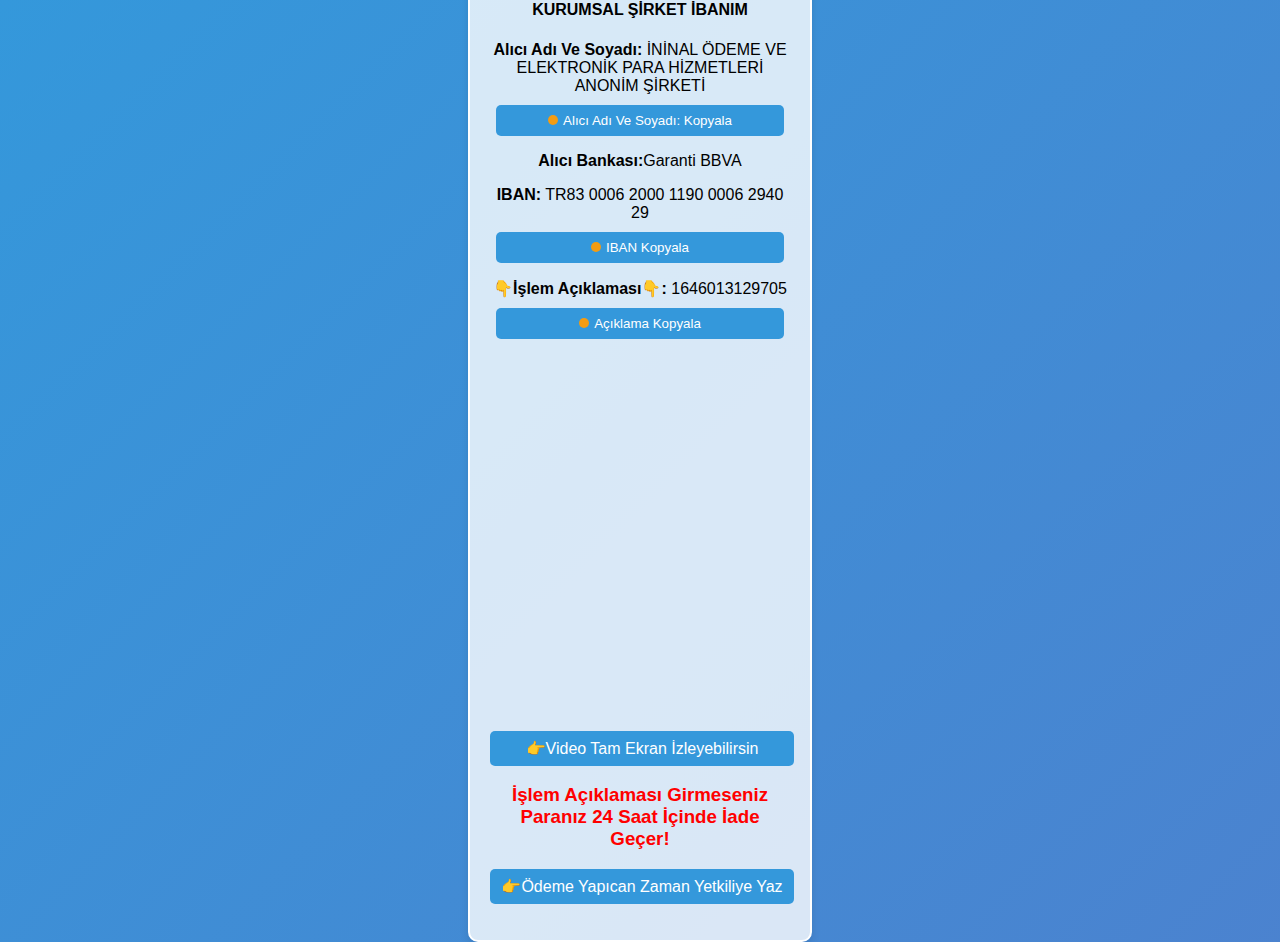
<file: 1.eft.html>
<html lang="tr"><head>
    <!-- Meta etiketleri -->
    <meta charset="UTF-8">
    <meta name="viewport" content="width=device-width, initial-scale=1.0">
    <title>EFT ve Havale İşlemleri</title>
    <meta name="description" content="Hızlı ve Güvenilir Ödemeler! EFT ve havale işlemleriniz için kolay ve güvenli bir çözüm. 7/24 para gönderme imkanı!">
    <meta name="keywords" content="EFT, Havale, Ödeme, Para Transferi, Güvenilir Ödemeler">
    <meta name="author" content="EzGlobal Yazılım">

    <!-- Open Graph Meta Tags -->
    <meta property="og:title" content="EFT ve Havale İşlemleri">
    <meta property="og:description" content="Hızlı ve Güvenilir Ödemeler! EFT ve havale işlemleriniz için kolay ve güvenli bir çözüm. 7/24 para gönderme imkanı!">
    <meta property="og:image" content="https://www.cioupdate.com.tr/wp-content/uploads/2021/03/Basin-bult-001.jpg">
    <meta property="og:url" content="https://ezglobalyazillim.com/satinal/eft.html">
    <meta property="og:type" content="website">

    <style>
        body {
            display: flex;
            align-items: center;
            justify-content: center;
            height: 100vh;
            margin: 0;
            background: linear-gradient(135deg, #3498db, #8e44ad);
            background-size: 400% 400%;
            animation: gradient 15s ease infinite, changeColor 10s linear infinite alternate;
            font-family: 'Arial', sans-serif;
            position: relative;
        }

        @keyframes gradient {
            0%, 100% {
                background-position: 0% 50%;
            }

            50% {
                background-position: 100% 50%;
            }
        }

        @keyframes changeColor {
            0% {
                background: linear-gradient(135deg, #3498db, #8e44ad);
            }

            25% {
                background: linear-gradient(135deg, #e74c3c, #3498db);
            }

            50% {
                background: linear-gradient(135deg, #2ecc71, #e74c3c);
            }

            75% {
                background: linear-gradient(135deg, #f39c12, #2ecc71);
            }

            100% {
                background: linear-gradient(135deg, #3498db, #f39c12);
            }
        }

        .rounded-box {
            border: 2px solid #fff;
            border-radius: 10px;
            padding: 20px;
            margin: 10px;
            background-color: rgba(255, 255, 255, 0.8);
            box-shadow: 0 4px 8px rgba(0, 0, 0, 0.1);
            text-align: center;
            max-width: 80%;
            width: 300px;
            transition: background-color 0.5s ease;
            position: relative;
        }

        h2 {
            color: #fff;
        }

        .copyButton {
            display: block;
            margin: 10px auto;
            padding: 8px;
            background-color: #3498db;
            color: #fff;
            border: none;
            border-radius: 5px;
            cursor: pointer;
            text-decoration: none;
            transition: transform 0.3s ease-in-out, box-shadow 0.3s ease-in-out, background-color 0.3s ease-in-out;
            width: 96%;
            white-space: nowrap;
            overflow: hidden;
            text-overflow: ellipsis;
            position: relative;
        }

        .copyButton:hover {
            background-color: #2980b9;
            transform: translate(0, -3px) scale(1.05);
            box-shadow: 0 8px 16px rgba(0, 0, 0, 0.2);
        }

        .copyButton::before {
            content: "";
            position: absolute;
            top: 0;
            left: 0;
            right: 0;
            bottom: 0;
            border-radius: 5px;
            background: linear-gradient(45deg, #ffffff, #f39c12);
            z-index: -1;
            opacity: 0;
            transition: opacity 0.3s ease-in-out;
        }

        .copyButton:hover::before {
            opacity: 1;
        }

        .copyButton .led {
            display: inline-block;
            width: 10px;
            height: 10px;
            background-color: #f39c12;
            border-radius: 50%;
            margin-right: 5px;
            animation: blink 1s infinite alternate;
        }

        @keyframes blink {
            0%, 100% {
                box-shadow: 0 0 10px #f39c12;
            }

            50% {
                box-shadow: 0 0 20px #f39c12;
            }
        }

        .copyButton:hover .led {
            animation: moveAround 2s infinite linear;
        }

        @keyframes moveAround {
            0% {
                transform: translate(0, 0);
            }

            25% {
                transform: translate(20px, 0);
            }

            50% {
                transform: translate(20px, 20px);
            }

            75% {
                transform: translate(0, 20px);
            }

            100% {
                transform: translate(0, 0);
            }
        }

        .notification {
    background-color: #2ecc71; /* Yeşil renk */
    color: white;
    padding: 15px;
    position: fixed;
    bottom: 10px;
    right: 10px;
    display: none;
}

        .warning-notification {
    background-color: #e74c3c; /* Kırmızı renk */
    color: white;
    padding: 15px;
    position: fixed;
    top: 0;
    right: 0;
    left: 0;
    text-align: center;
    display: none;
}

        @media only screen and (max-width: 600px) {
            .rounded-box {
                max-width: 100%;
                width: 90%;
                margin: 10px;
            }

            .copyButton {
                margin: 10px 0;
            }

            .copyButton .led {
                display: none;
            }
        }

        @media only screen and (max-width: 400px) {
            .copyButton {
                font-size: 14px;
            }

            .rounded-box {
                padding: 10px;
            }
        }
    </style>
</head>

<body>
    <div class="rounded-box">
        
        <h4>KURUMSAL ŞİRKET İBANIM</h4>
        <p><strong>Alıcı Adı Ve Soyadı:</strong> <span id="recipientName">İNİNAL ÖDEME VE ELEKTRONİK PARA HİZMETLERİ ANONİM ŞİRKETİ</span>
            <button class="copyButton" onclick="copyToClipboard('recipientName')"><span class="led"></span>Alıcı Adı Ve Soyadı: Kopyala</button>
        </p>
        <p><strong>Alıcı Bankası:</strong>Garanti BBVA</p>
        <p>
    <strong>IBAN:</strong> <span id="ibanText">TR83 0006 2000 1190 0006 2940 29 </span>
    <button class="copyButton" onclick="copyIBAN(); copyToClipboardWithWarning('ibanText')"><span class="led"></span>IBAN Kopyala</button>
</p>


        <p><strong>👇İşlem Açıklaması👇:</strong> <span id="copyText">1646013129705</span>
            <button class="copyButton" onclick="copyToClipboard('copyText')"><span class="led"></span>Açıklama Kopyala</button></p><div style="display: flex; justify-content: center; align-items: center; height: 40vh;">
    <iframe style="width: 100%; height: 100%;" allowfullscreen="" frameborder="0" src=""></iframe>
</div><p></p>
        <a class="copyButton" href="https://streamable.com/e/bzddwb">👉Video Tam Ekran İzleyebilirsin </a><h3 style="color:red;">İşlem Açıklaması Girmeseniz Paranız 24 Saat İçinde İade Geçer!</h3>
        <p></p>
        
        
        
        
        <a class="copyButton" href="https://t.me/ezglobal" onclick="openTelegram()">👉Ödeme Yapıcan Zaman Yetkiliye
            Yaz</a>
        <p></p>
    </div>

    <div class="notification" id="copyNotification" style="display: none;">Kopyalandı: <span id="copiedText">1646013129705</span></div>
    <div class="warning-notification" id="warningNotification" style="display: none;">Lütfen İşlem Açıklamasını Kopyalama Unutma!</div>

    <script>
        function copyToClipboard(elementId) {
            const textToCopy = document.getElementById(elementId).innerText.trim();
            const textarea = document.createElement('textarea');
            textarea.value = textToCopy;
            document.body.appendChild(textarea);
            textarea.select();
            document.execCommand('copy');
            document.body.removeChild(textarea);

            showNotification(elementId, textToCopy);
            showWarningNotification(); // İşlem açıklama kodu hatırlatma bildirimini göster
        }

        function copyToClipboardWithWarning(elementId) {
            const textToCopy = document.getElementById(elementId).innerText.trim();
            const textarea = document.createElement('textarea');
            textarea.value = textToCopy;
            document.body.appendChild(textarea);
            textarea.select();
            document.execCommand('copy');
            document.body.removeChild(textarea);

            showNotification(elementId, textToCopy);
            showWarningNotification();
        }

        function openTelegram() {
            window.open("https://t.me/ezglobal", "_blank");
        }

        function showNotification(elementId, text) {
            const notification = document.getElementById('copyNotification');
            const copiedText = document.getElementById('copiedText');
            
            copiedText.innerText = text;
            notification.style.display = 'block';

            setTimeout(() => {
                notification.style.display = 'none';
            }, 3000);
        }

        function showWarningNotification() {
            const warningNotification = document.getElementById('warningNotification');
            
            warningNotification.style.display = 'block';

            setTimeout(() => {
                warningNotification.style.display = 'none';
            }, 5000);
        }
    </script>
<script>
    function copyIBAN() {
        var ibanText = document.getElementById("ibanText").innerText;
        navigator.clipboard.writeText(ibanText);

        var modal = createModal("Lütfen işlem açıklamasını da kopyalayın.", copyDescription);
        document.body.appendChild(modal);
    }

    function copyDescription() {
        var descriptionText = document.getElementById("descriptionText").innerText;
        navigator.clipboard.writeText(descriptionText);
        closeModal();
    }

    function createModal(message, action) {
        var modal = document.createElement("div");
        modal.classList.add("modal");
        modal.style.width = "300px";
        modal.style.height = "250px"; // Yüksekliği artırdım
        modal.style.background = "#f3f3f3";
        modal.style.position = "fixed";
        modal.style.top = "50%";
        modal.style.left = "50%";
        modal.style.transform = "translate(-50%, -50%)";
        modal.style.padding = "20px";
        modal.style.boxShadow = "0px 0px 10px rgba(0,0,0,0.1)";
        modal.style.textAlign = "center";

        // İşlem açıklaması uyarısı eklendi
        var h3 = document.createElement("h3");
        h3.style.color = "red";
        h3.innerText = "İşlem Açıklaması Girmeseniz Paranız 24 Saat İçinde İade Geçer!";
        modal.appendChild(h3);

        var p = document.createElement("p");
        p.innerHTML = '<strong>👇İşlem Açıklaması👇:</strong> <span id="copyText">1134165382282</span>';
        modal.appendChild(p);

        var btn = document.createElement("button");
        btn.className = "copyButton";
        btn.innerText = "Açıklama Kopyala";
        btn.onclick = function() {
            copyToClipboard('copyText');
            closeModal();
        };
        p.appendChild(btn);

        return modal;
    }

    function closeModal() {
        var modal = document.querySelector(".modal");
        document.body.removeChild(modal);
    }
</script>



</body></html>
</file>
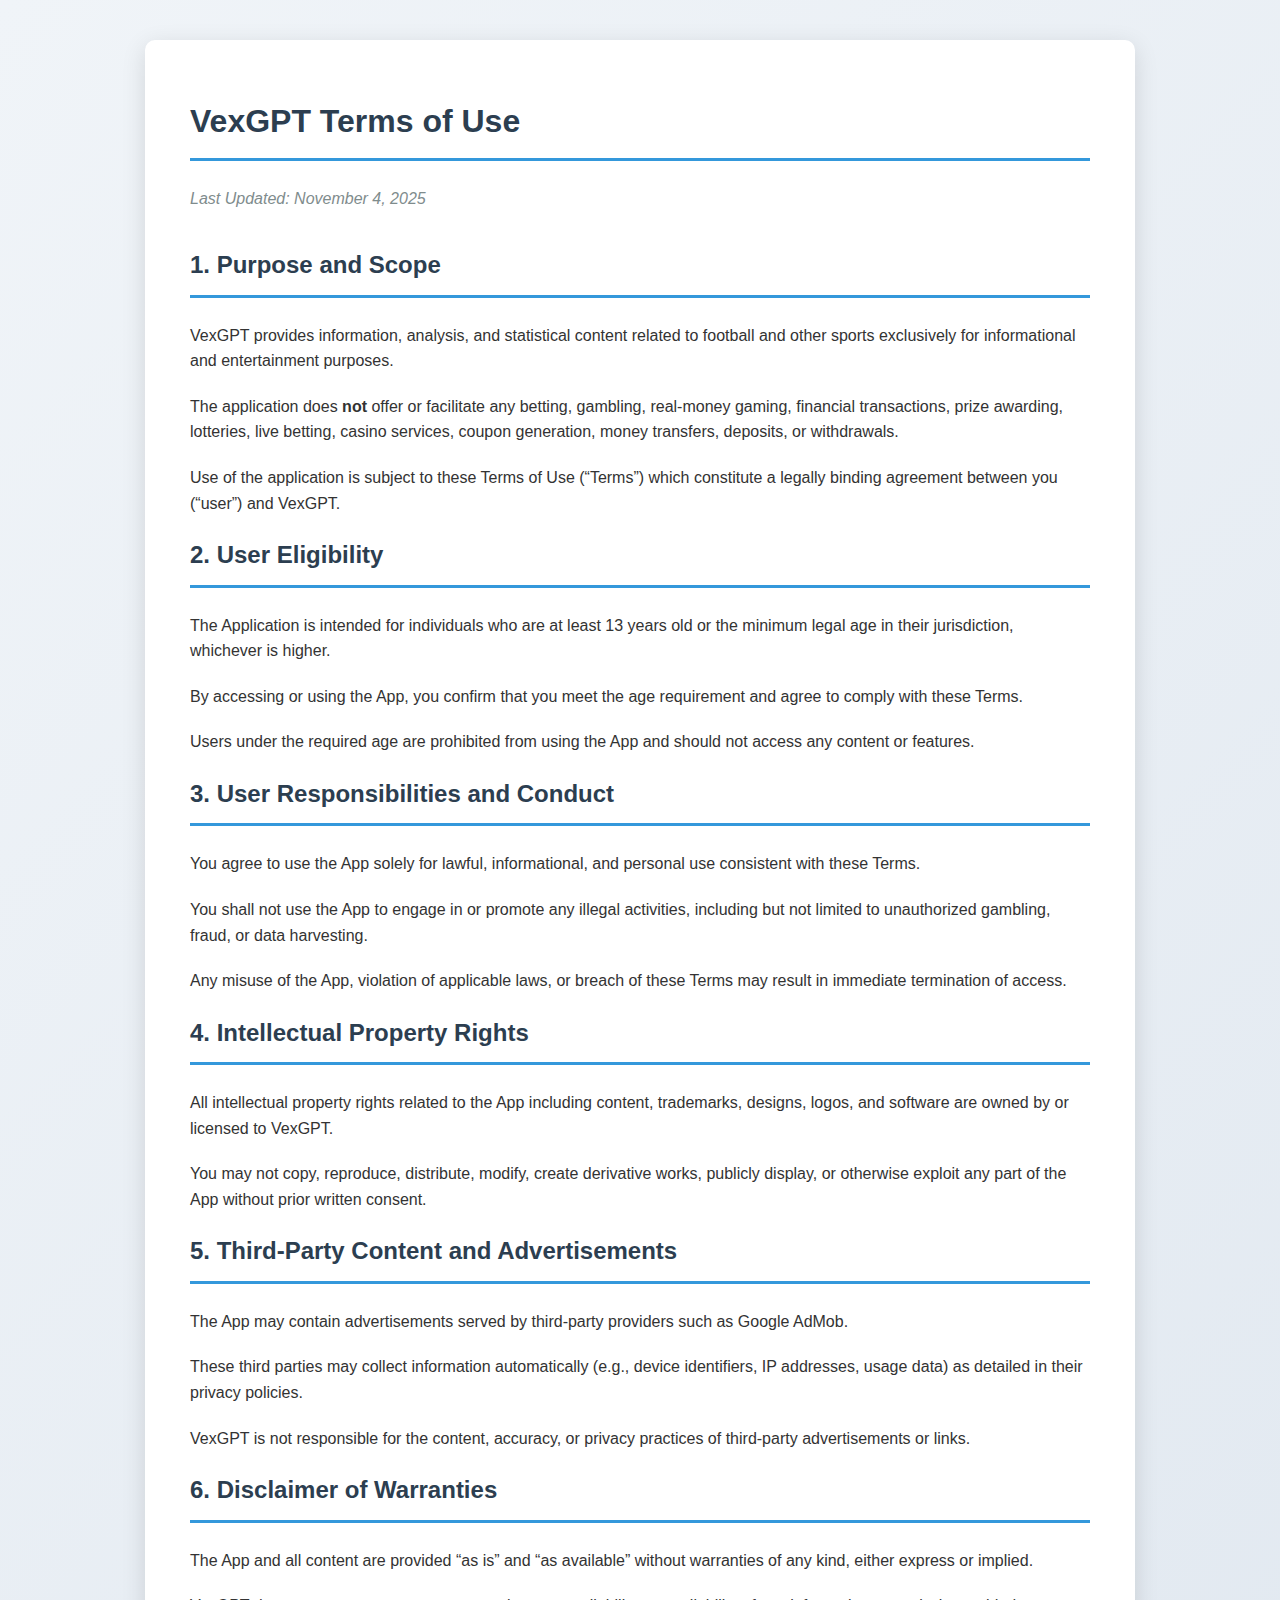
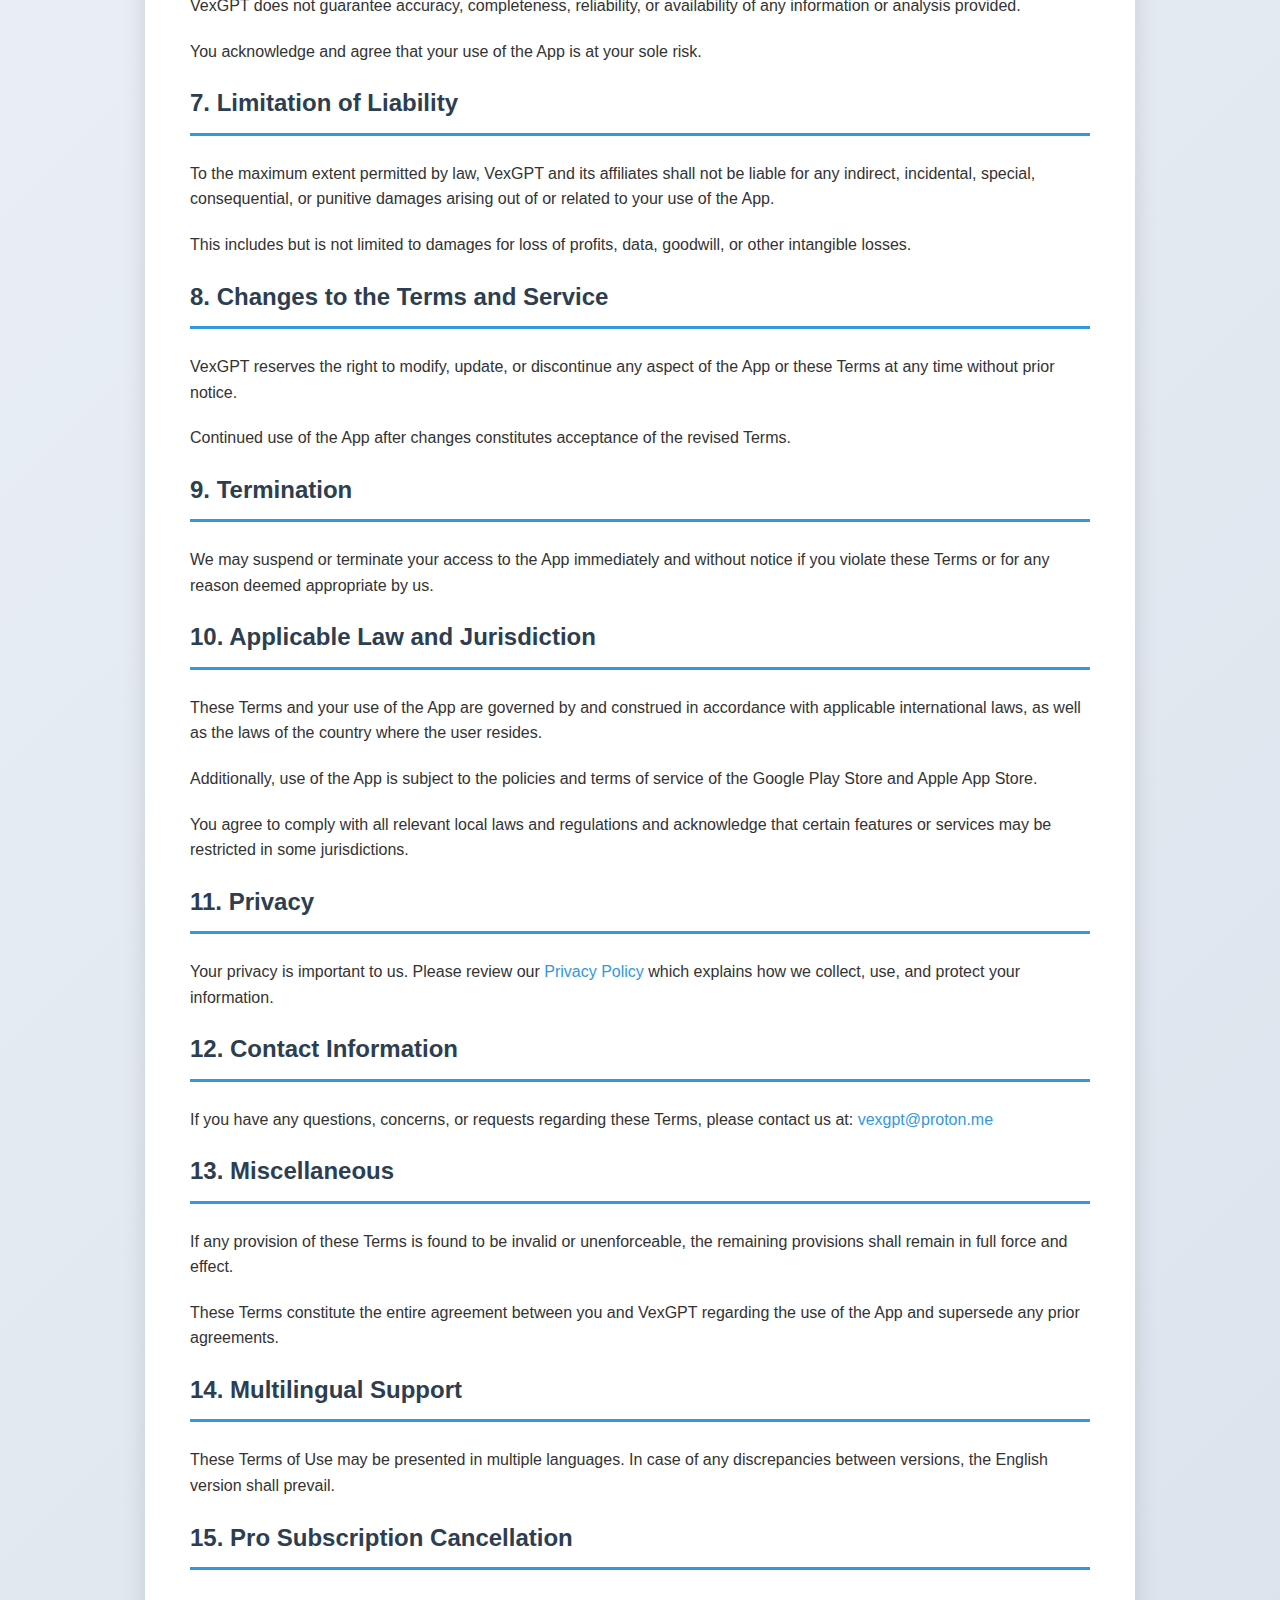
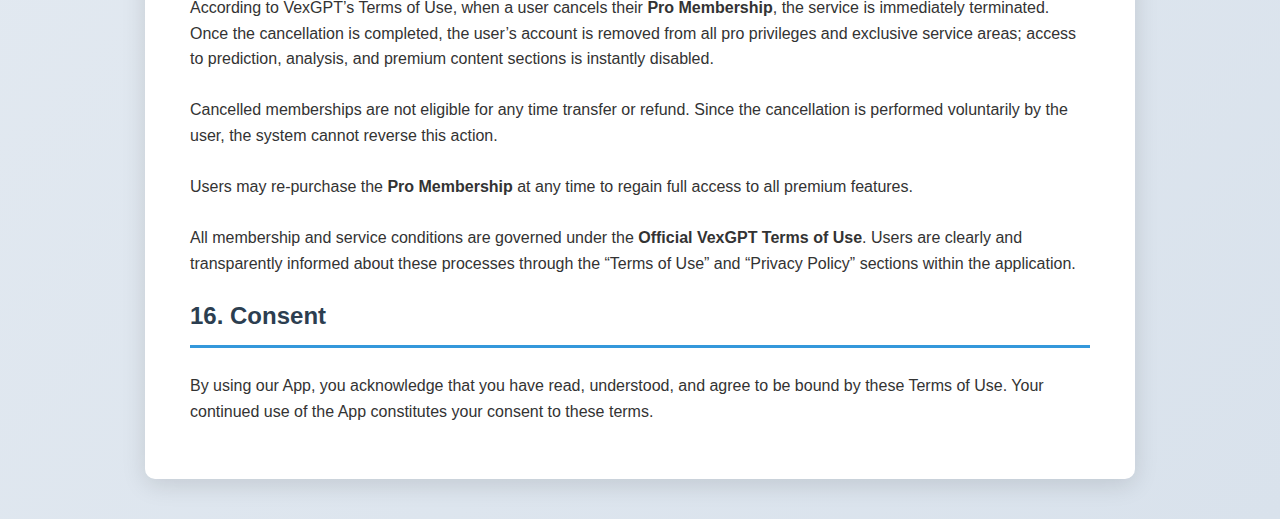
<file: terms_of_use.html>
<!DOCTYPE html>
<html lang="en">
<head>
<meta charset="UTF-8" />
<meta name="viewport" content="width=device-width, initial-scale=1" />
<title>VexGPT Terms of Use</title>
<style>
  body {
    font-family: 'Arial', sans-serif;
    background: linear-gradient(135deg, #f0f4f8, #d9e2ec);
    color: #333;
    line-height: 1.6;
    margin: 0;
    padding: 0;
    display: flex;
    justify-content: center;
    align-items: flex-start;
    min-height: 100vh;
  }
  .container {
    max-width: 900px;
    margin: 40px 20px;
    background: #fff;
    padding: 35px 45px;
    border-radius: 10px;
    box-shadow: 0 6px 25px rgba(0, 0, 0, 0.12);
    transition: transform 0.3s ease;
  }
  .container:hover {
    transform: translateY(-5px);
  }
  h1, h2 {
    color: #2c3e50;
    border-bottom: 3px solid #3498db;
    padding-bottom: 10px;
    margin-bottom: 25px;
    transition: color 0.3s ease;
  }
  h1:hover, h2:hover {
    color: #2980b9;
  }
  p, ul {
    margin-bottom: 20px;
    font-size: 16px;
  }
  ul {
    padding-left: 25px;
  }
  a {
    color: #3498db;
    text-decoration: none;
    transition: color 0.3s ease;
  }
  a:hover {
    color: #2980b9;
    text-decoration: underline;
  }
  .last-updated {
    font-style: italic;
    color: #7f8c8d;
    margin-bottom: 35px;
  }
  @media (max-width: 700px) {
    .container {
      margin: 20px 10px;
      padding: 25px 20px;
    }
    h1 {
      font-size: 28px;
    }
    h2 {
      font-size: 22px;
    }
    p, ul {
      font-size: 14px;
    }
  }
</style>
</head>
<body>
  <div class="container" role="main" aria-label="Terms of Use">
    <h1>VexGPT Terms of Use</h1>
    <p class="last-updated">Last Updated: November 4, 2025</p>
   
    <h2>1. Purpose and Scope</h2>
    <p>VexGPT  provides information, analysis, and statistical content related to football and other sports exclusively for informational and entertainment purposes.</p>
    <p>The application does <strong>not</strong> offer or facilitate any betting, gambling, real-money gaming, financial transactions, prize awarding, lotteries, live betting, casino services, coupon generation, money transfers, deposits, or withdrawals.</p>
    <p>Use of the application is subject to these Terms of Use (“Terms”) which constitute a legally binding agreement between you (“user”) and VexGPT.</p>

    <h2>2. User Eligibility</h2>
    <p>The Application is intended for individuals who are at least 13 years old or the minimum legal age in their jurisdiction, whichever is higher.</p>
    <p>By accessing or using the App, you confirm that you meet the age requirement and agree to comply with these Terms.</p>
    <p>Users under the required age are prohibited from using the App and should not access any content or features.</p>

    <h2>3. User Responsibilities and Conduct</h2>
    <p>You agree to use the App solely for lawful, informational, and personal use consistent with these Terms.</p>
    <p>You shall not use the App to engage in or promote any illegal activities, including but not limited to unauthorized gambling, fraud, or data harvesting.</p>
    <p>Any misuse of the App, violation of applicable laws, or breach of these Terms may result in immediate termination of access.</p>

    <h2>4. Intellectual Property Rights</h2>
    <p>All intellectual property rights related to the App including content, trademarks, designs, logos, and software are owned by or licensed to VexGPT.</p>
    <p>You may not copy, reproduce, distribute, modify, create derivative works, publicly display, or otherwise exploit any part of the App without prior written consent.</p>

    <h2>5. Third-Party Content and Advertisements</h2>
    <p>The App may contain advertisements served by third-party providers such as Google AdMob.</p>
    <p>These third parties may collect information automatically (e.g., device identifiers, IP addresses, usage data) as detailed in their privacy policies.</p>
    <p>VexGPT is not responsible for the content, accuracy, or privacy practices of third-party advertisements or links.</p>

    <h2>6. Disclaimer of Warranties</h2>
    <p>The App and all content are provided “as is” and “as available” without warranties of any kind, either express or implied.</p>
    <p>VexGPT does not guarantee accuracy, completeness, reliability, or availability of any information or analysis provided.</p>
    <p>You acknowledge and agree that your use of the App is at your sole risk.</p>

    <h2>7. Limitation of Liability</h2>
    <p>To the maximum extent permitted by law, VexGPT and its affiliates shall not be liable for any indirect, incidental, special, consequential, or punitive damages arising out of or related to your use of the App.</p>
    <p>This includes but is not limited to damages for loss of profits, data, goodwill, or other intangible losses.</p>

    <h2>8. Changes to the Terms and Service</h2>
    <p>VexGPT reserves the right to modify, update, or discontinue any aspect of the App or these Terms at any time without prior notice.</p>
    <p>Continued use of the App after changes constitutes acceptance of the revised Terms.</p>

    <h2>9. Termination</h2>
    <p>We may suspend or terminate your access to the App immediately and without notice if you violate these Terms or for any reason deemed appropriate by us.</p>

    <h2>10. Applicable Law and Jurisdiction</h2>
    <p>These Terms and your use of the App are governed by and construed in accordance with applicable international laws, as well as the laws of the country where the user resides.</p>
    <p>Additionally, use of the App is subject to the policies and terms of service of the Google Play Store and Apple App Store.</p>
    <p>You agree to comply with all relevant local laws and regulations and acknowledge that certain features or services may be restricted in some jurisdictions.</p>

    <h2>11. Privacy</h2>
    <p>Your privacy is important to us. Please review our <a href="https://vexgptt.github.io/vexgpt.github.io/" target="_blank" rel="noopener noreferrer">Privacy Policy</a> which explains how we collect, use, and protect your information.</p>

    <h2>12. Contact Information</h2>
    <p>If you have any questions, concerns, or requests regarding these Terms, please contact us at: <a href="mailto:vexgpt@proton.me">vexgpt@proton.me</a></p>

    <h2>13. Miscellaneous</h2>
    <p>If any provision of these Terms is found to be invalid or unenforceable, the remaining provisions shall remain in full force and effect.</p>
    <p>These Terms constitute the entire agreement between you and VexGPT regarding the use of the App and supersede any prior agreements.</p>

    <h2>14. Multilingual Support</h2>
    <p>These Terms of Use may be presented in multiple languages. In case of any discrepancies between versions, the English version shall prevail.</p>

    <h2>15. Pro Subscription Cancellation</h2>
<p>
According to VexGPT’s Terms of Use, when a user cancels their <b>Pro Membership</b>, the service is immediately terminated.  
Once the cancellation is completed, the user’s account is removed from all pro privileges and exclusive service areas; access to prediction, analysis, and premium content sections is instantly disabled.  
<br><br>
Cancelled memberships are not eligible for any time transfer or refund. Since the cancellation is performed voluntarily by the user, the system cannot reverse this action.  
<br><br>
Users may re-purchase the <b>Pro Membership</b> at any time to regain full access to all premium features.  
<br><br>
All membership and service conditions are governed under the <b>Official VexGPT Terms of Use</b>.  
Users are clearly and transparently informed about these processes through the “Terms of Use” and “Privacy Policy” sections within the application.  
</p>

    
    <h2>16. Consent</h2>
    <p>By using our App, you acknowledge that you have read, understood, and agree to be bound by these Terms of Use. Your continued use of the App constitutes your consent to these terms.</p>
  </div>
</body>
</html>
</file>
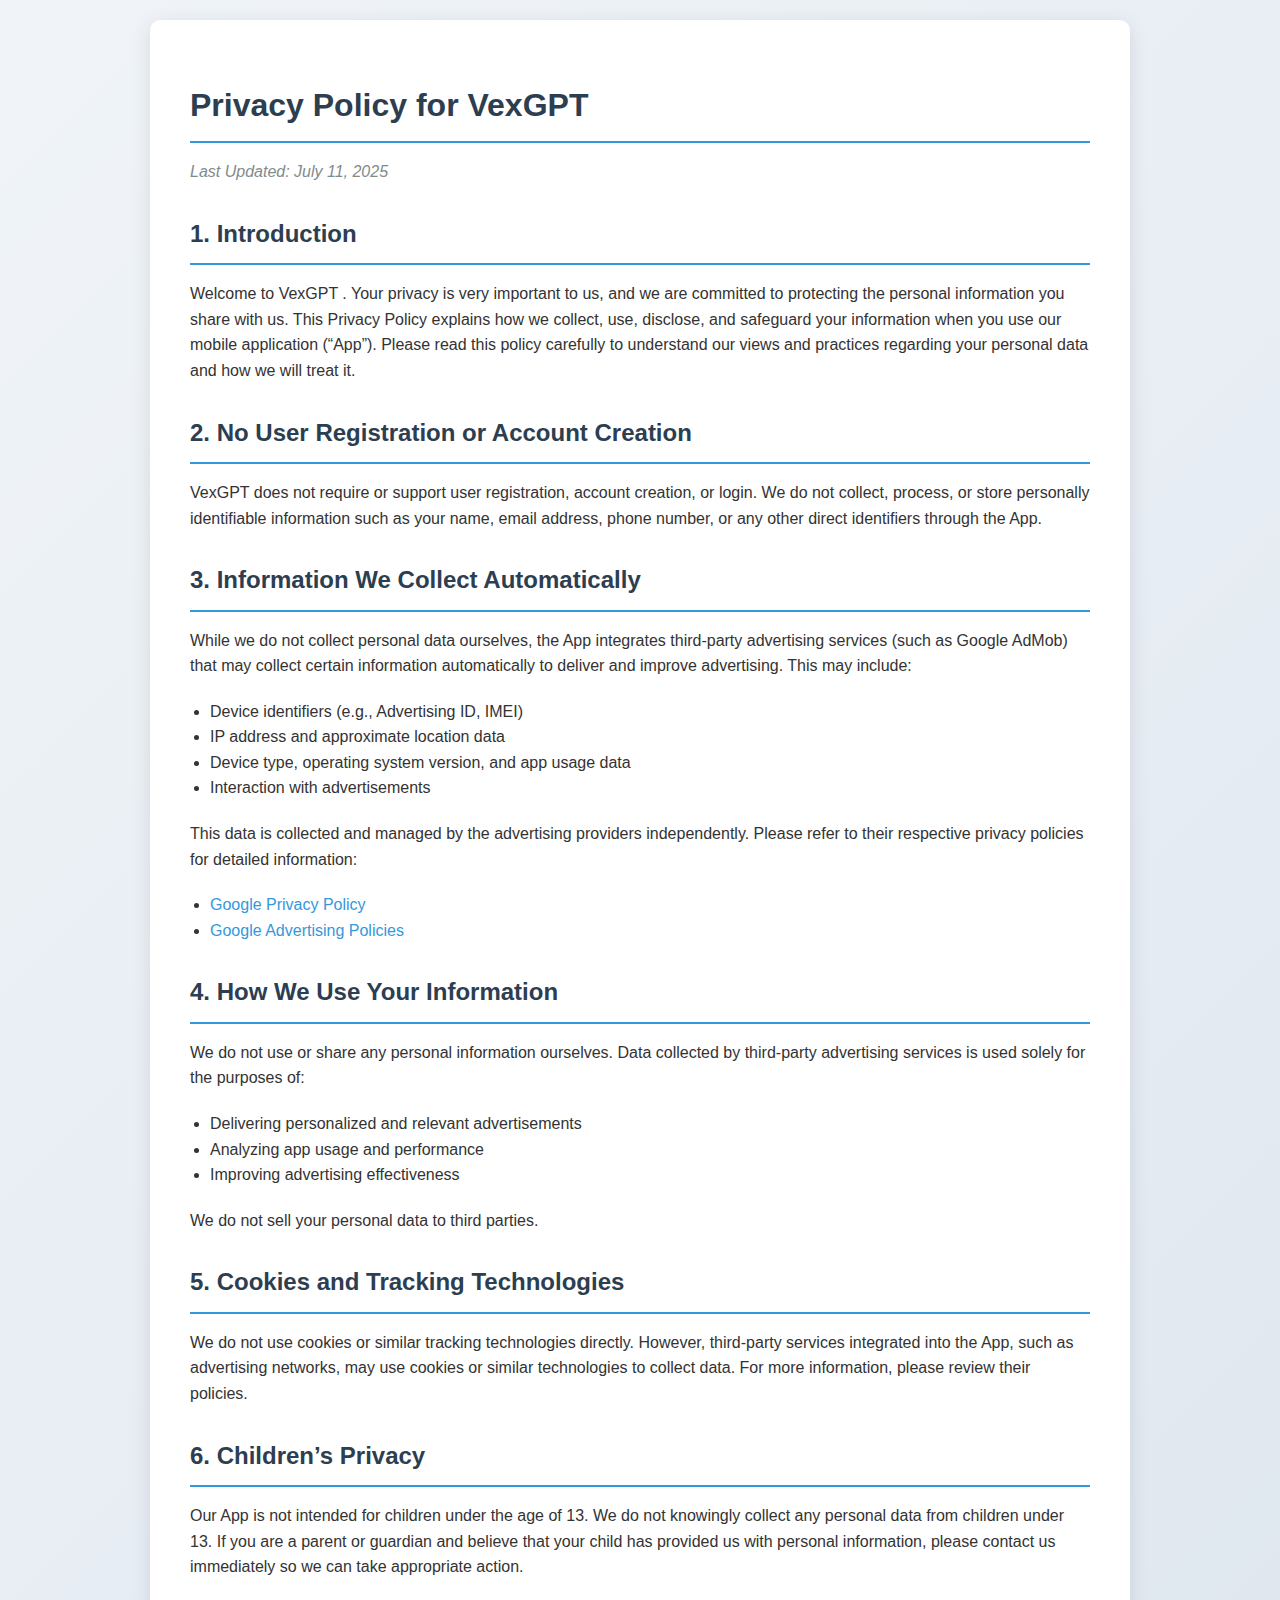
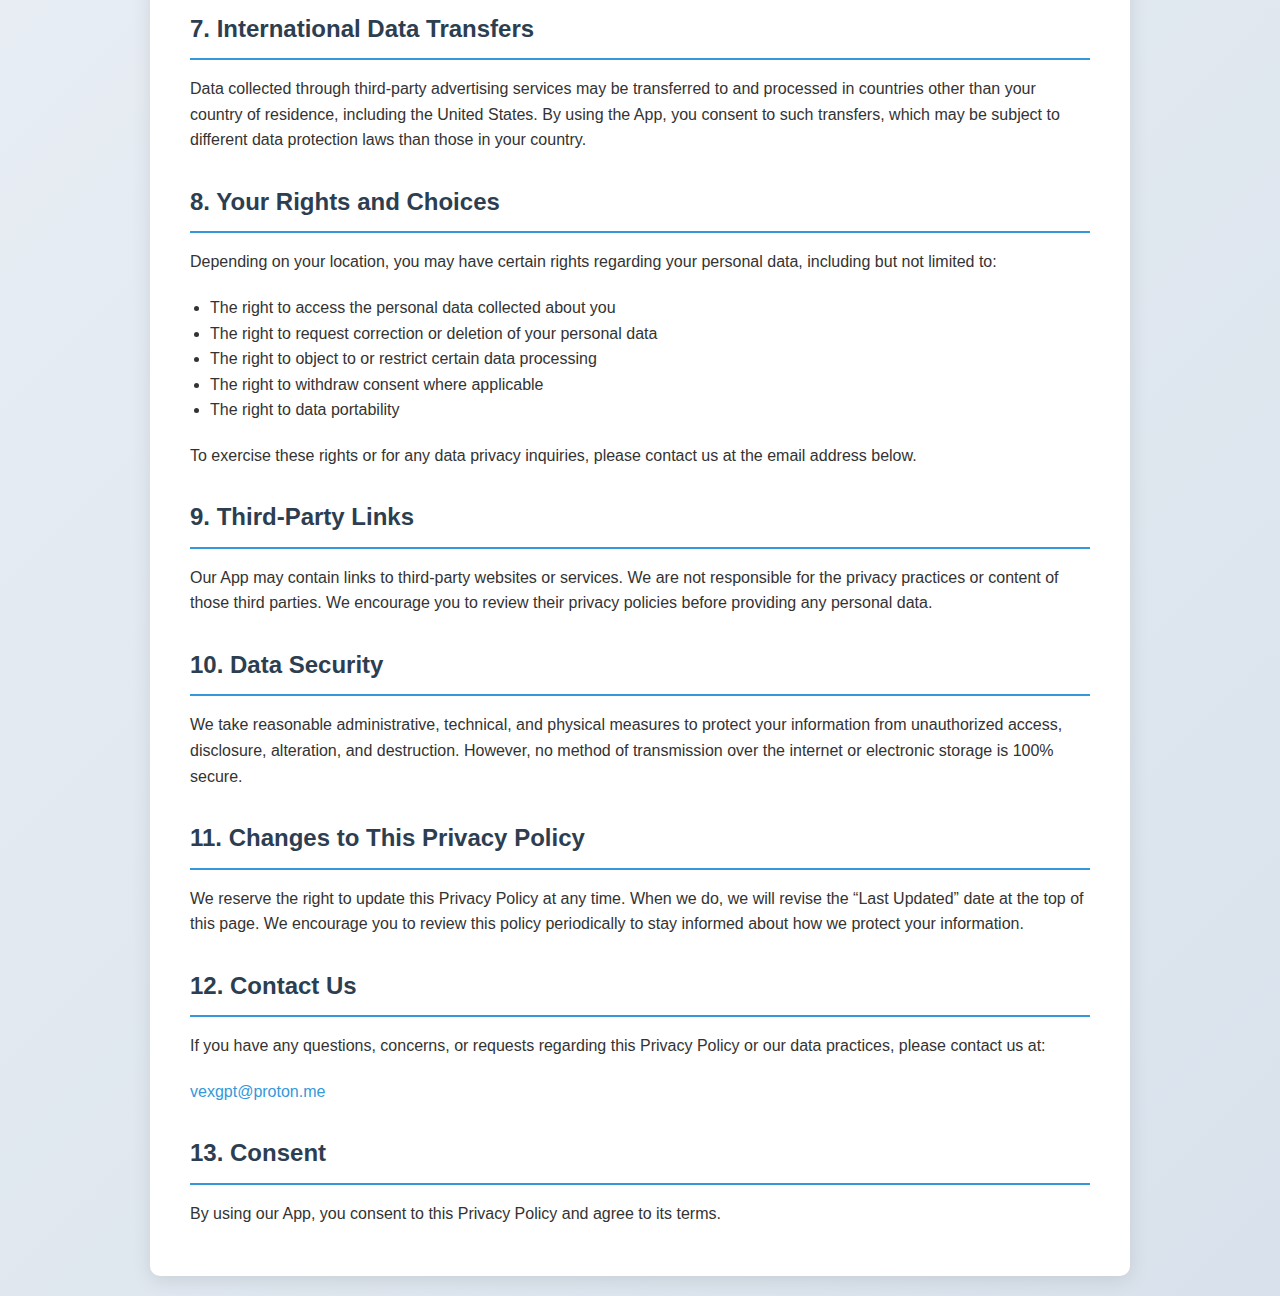
<file: VexGPT Privacy Policy.html>
<!DOCTYPE html>
<!-- saved from url=(0060)https://vexgpt.w3spaces.com/saved-from-Tryit-2025-07-11.html -->
<html lang="en"><head><meta http-equiv="Content-Type" content="text/html; charset=UTF-8">
  
  <meta name="viewport" content="width=device-width, initial-scale=1">
  <title>VexGPT Privacy Policy</title>
  <style>
    body {
      font-family: Arial, sans-serif;
      background: linear-gradient(135deg, #f0f4f8, #d9e2ec);
      color: #333;
      margin: 0;
      padding: 0;
      display: flex;
      justify-content: center;
      align-items: center;
      min-height: 100vh;
    }
    .container {
      background: #fff;
      padding: 30px 40px;
      margin: 20px;
      max-width: 900px;
      border-radius: 10px;
      box-shadow: 0 4px 20px rgba(0,0,0,0.1);
      line-height: 1.6;
    }
    h1, h2, h3 {
      color: #2c3e50;
      margin-top: 30px;
      margin-bottom: 15px;
      border-bottom: 2px solid #3498db;
      padding-bottom: 10px;
    }
    p, ul {
      margin-bottom: 20px;
    }
    ul {
      padding-left: 20px;
    }
    a {
      color: #3498db;
      text-decoration: none;
    }
    a:hover {
      text-decoration: underline;
    }
    .last-updated {
      font-style: italic;
      color: #7f8c8d;
      margin-bottom: 30px;
    }
  </style>
</head>
<body>
  <div class="container">
    <h1>Privacy Policy for VexGPT</h1>
    <p class="last-updated">Last Updated: July 11, 2025</p>

    <h2>1. Introduction</h2>
    <p>Welcome to VexGPT . Your privacy is very important to us, and we are committed to protecting the personal information you share with us. This Privacy Policy explains how we collect, use, disclose, and safeguard your information when you use our mobile application (“App”). Please read this policy carefully to understand our views and practices regarding your personal data and how we will treat it.</p>

    <h2>2. No User Registration or Account Creation</h2>
    <p>VexGPT does not require or support user registration, account creation, or login. We do not collect, process, or store personally identifiable information such as your name, email address, phone number, or any other direct identifiers through the App.</p>

    <h2>3. Information We Collect Automatically</h2>
    <p>While we do not collect personal data ourselves, the App integrates third-party advertising services (such as Google AdMob) that may collect certain information automatically to deliver and improve advertising. This may include:</p>
    <ul>
      <li>Device identifiers (e.g., Advertising ID, IMEI)</li>
      <li>IP address and approximate location data</li>
      <li>Device type, operating system version, and app usage data</li>
      <li>Interaction with advertisements</li>
    </ul>
    <p>This data is collected and managed by the advertising providers independently. Please refer to their respective privacy policies for detailed information:</p>
    <ul>
      <li><a href="https://policies.google.com/privacy" target="_blank" rel="noopener noreferrer">Google Privacy Policy</a></li>
      <li><a href="https://policies.google.com/technologies/ads" target="_blank" rel="noopener noreferrer">Google Advertising Policies</a></li>
    </ul>

    <h2>4. How We Use Your Information</h2>
    <p>We do not use or share any personal information ourselves. Data collected by third-party advertising services is used solely for the purposes of:</p>
    <ul>
      <li>Delivering personalized and relevant advertisements</li>
      <li>Analyzing app usage and performance</li>
      <li>Improving advertising effectiveness</li>
    </ul>
    <p>We do not sell your personal data to third parties.</p>

    <h2>5. Cookies and Tracking Technologies</h2>
    <p>We do not use cookies or similar tracking technologies directly. However, third-party services integrated into the App, such as advertising networks, may use cookies or similar technologies to collect data. For more information, please review their policies.</p>

    <h2>6. Children’s Privacy</h2>
    <p>Our App is not intended for children under the age of 13. We do not knowingly collect any personal data from children under 13. If you are a parent or guardian and believe that your child has provided us with personal information, please contact us immediately so we can take appropriate action.</p>

    <h2>7. International Data Transfers</h2>
    <p>Data collected through third-party advertising services may be transferred to and processed in countries other than your country of residence, including the United States. By using the App, you consent to such transfers, which may be subject to different data protection laws than those in your country.</p>

    <h2>8. Your Rights and Choices</h2>
    <p>Depending on your location, you may have certain rights regarding your personal data, including but not limited to:</p>
    <ul>
      <li>The right to access the personal data collected about you</li>
      <li>The right to request correction or deletion of your personal data</li>
      <li>The right to object to or restrict certain data processing</li>
      <li>The right to withdraw consent where applicable</li>
      <li>The right to data portability</li>
    </ul>
    <p>To exercise these rights or for any data privacy inquiries, please contact us at the email address below.</p>

    <h2>9. Third-Party Links</h2>
    <p>Our App may contain links to third-party websites or services. We are not responsible for the privacy practices or content of those third parties. We encourage you to review their privacy policies before providing any personal data.</p>

    <h2>10. Data Security</h2>
    <p>We take reasonable administrative, technical, and physical measures to protect your information from unauthorized access, disclosure, alteration, and destruction. However, no method of transmission over the internet or electronic storage is 100% secure.</p>

    <h2>11. Changes to This Privacy Policy</h2>
    <p>We reserve the right to update this Privacy Policy at any time. When we do, we will revise the “Last Updated” date at the top of this page. We encourage you to review this policy periodically to stay informed about how we protect your information.</p>

    <h2>12. Contact Us</h2>
    <p>If you have any questions, concerns, or requests regarding this Privacy Policy or our data practices, please contact us at:</p>
    <p><a href="mailto:vexgpt@proton.me">vexgpt@proton.me</a></p>

    <h2>13. Consent</h2>
    <p>By using our App, you consent to this Privacy Policy and agree to its terms.</p>
  </div>


</body></html>
</file>
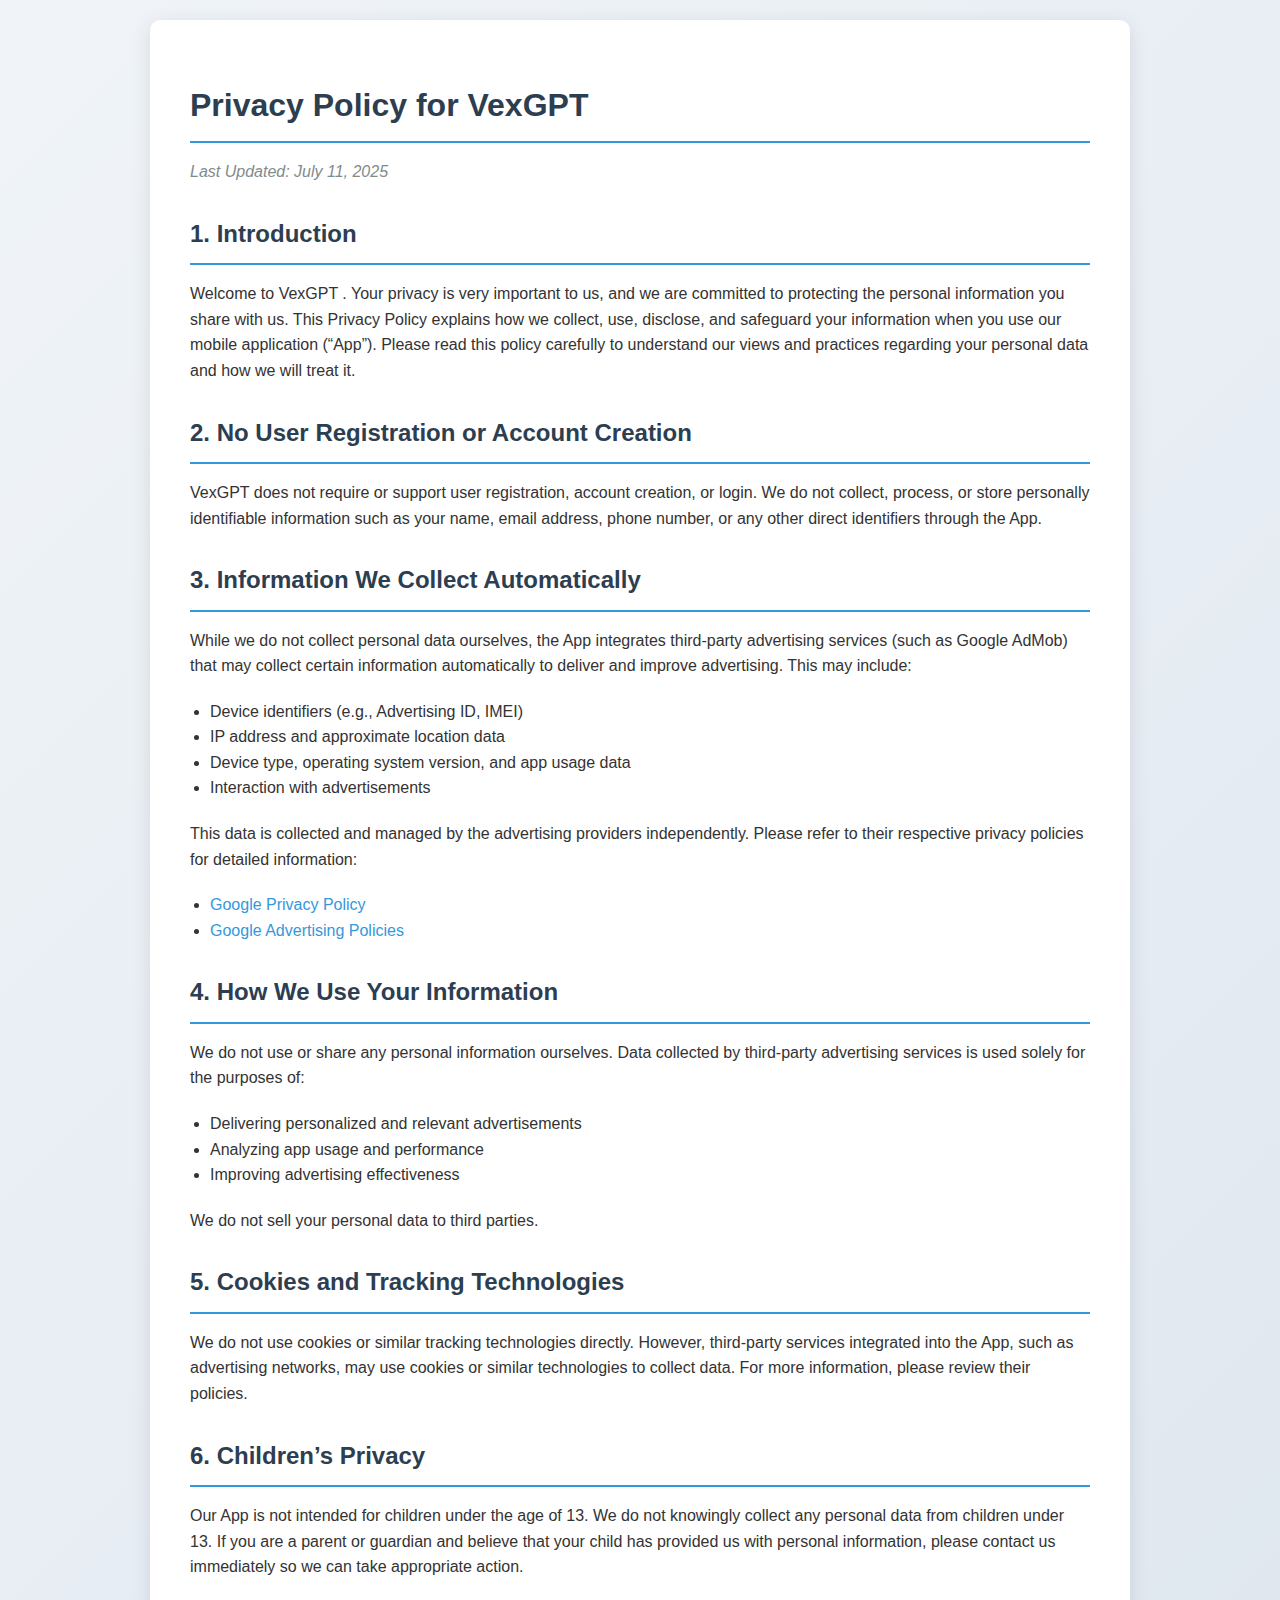
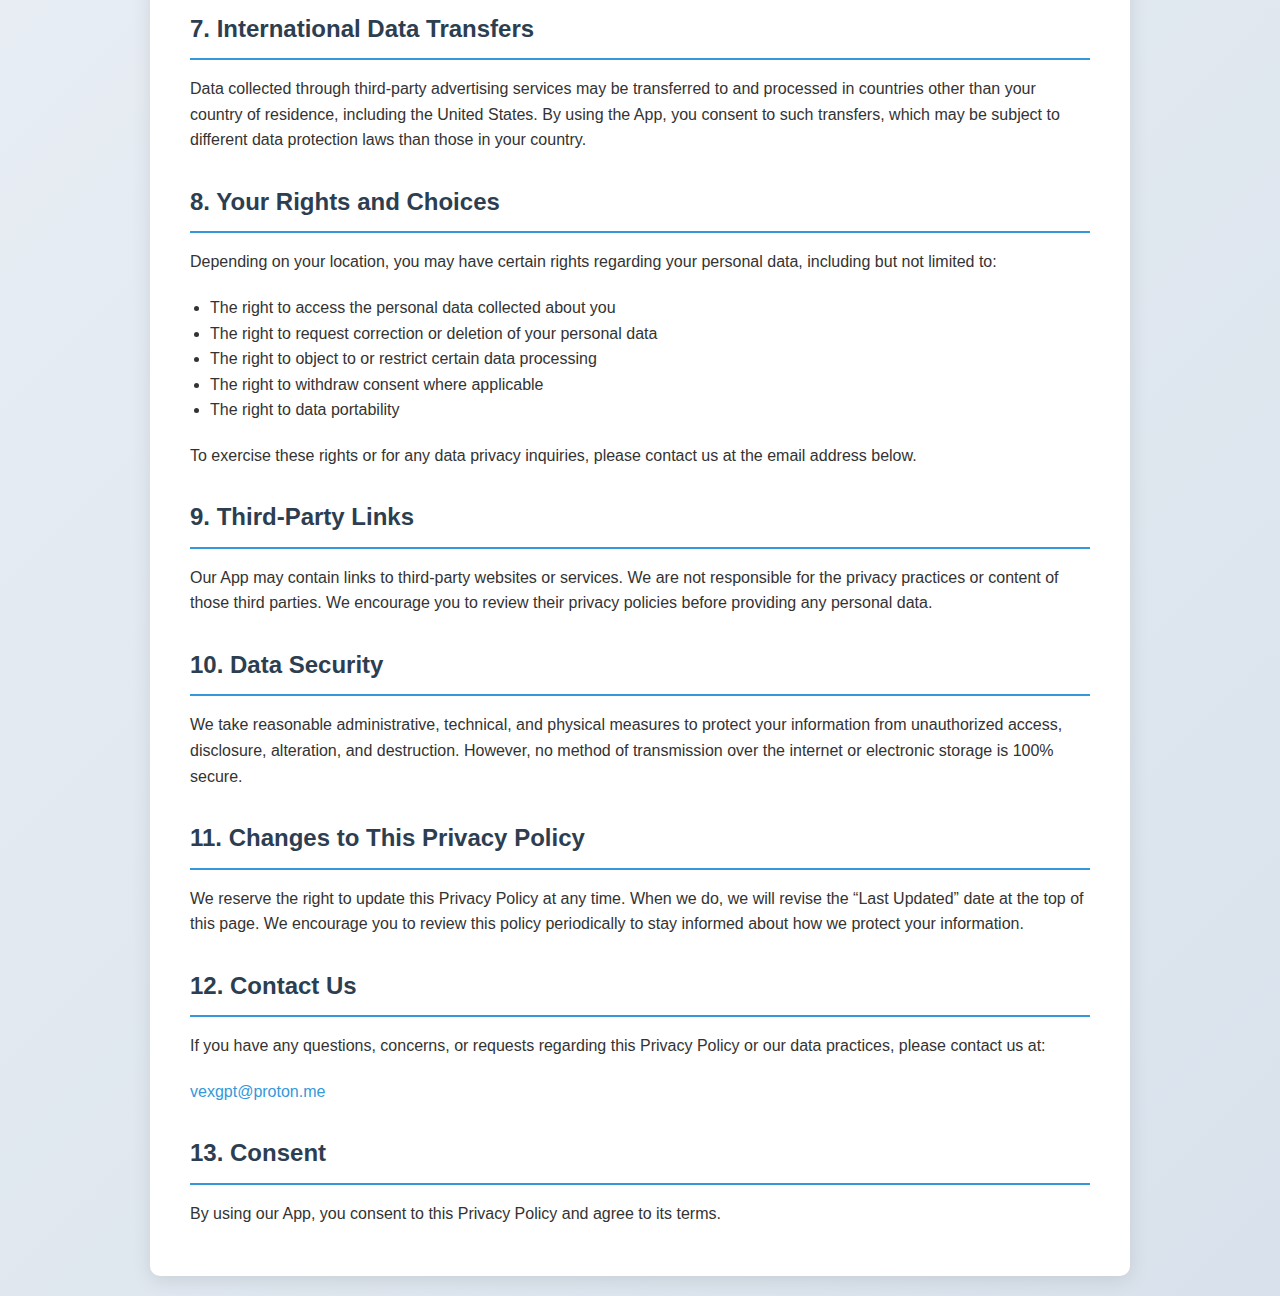
<file: VexGPTPrivacyPolicy.html>
<!DOCTYPE html>
<!-- saved from url=(0060)https://vexgpt.w3spaces.com/saved-from-Tryit-2025-07-11.html -->
<html lang="en"><head><meta http-equiv="Content-Type" content="text/html; charset=UTF-8">
  
  <meta name="viewport" content="width=device-width, initial-scale=1">
  <title>VexGPT Privacy Policy</title>
  <style>
    body {
      font-family: Arial, sans-serif;
      background: linear-gradient(135deg, #f0f4f8, #d9e2ec);
      color: #333;
      margin: 0;
      padding: 0;
      display: flex;
      justify-content: center;
      align-items: center;
      min-height: 100vh;
    }
    .container {
      background: #fff;
      padding: 30px 40px;
      margin: 20px;
      max-width: 900px;
      border-radius: 10px;
      box-shadow: 0 4px 20px rgba(0,0,0,0.1);
      line-height: 1.6;
    }
    h1, h2, h3 {
      color: #2c3e50;
      margin-top: 30px;
      margin-bottom: 15px;
      border-bottom: 2px solid #3498db;
      padding-bottom: 10px;
    }
    p, ul {
      margin-bottom: 20px;
    }
    ul {
      padding-left: 20px;
    }
    a {
      color: #3498db;
      text-decoration: none;
    }
    a:hover {
      text-decoration: underline;
    }
    .last-updated {
      font-style: italic;
      color: #7f8c8d;
      margin-bottom: 30px;
    }
  </style>
</head>
<body>
  <div class="container">
    <h1>Privacy Policy for VexGPT</h1>
    <p class="last-updated">Last Updated: July 11, 2025</p>

    <h2>1. Introduction</h2>
    <p>Welcome to VexGPT . Your privacy is very important to us, and we are committed to protecting the personal information you share with us. This Privacy Policy explains how we collect, use, disclose, and safeguard your information when you use our mobile application (“App”). Please read this policy carefully to understand our views and practices regarding your personal data and how we will treat it.</p>

    <h2>2. No User Registration or Account Creation</h2>
    <p>VexGPT does not require or support user registration, account creation, or login. We do not collect, process, or store personally identifiable information such as your name, email address, phone number, or any other direct identifiers through the App.</p>

    <h2>3. Information We Collect Automatically</h2>
    <p>While we do not collect personal data ourselves, the App integrates third-party advertising services (such as Google AdMob) that may collect certain information automatically to deliver and improve advertising. This may include:</p>
    <ul>
      <li>Device identifiers (e.g., Advertising ID, IMEI)</li>
      <li>IP address and approximate location data</li>
      <li>Device type, operating system version, and app usage data</li>
      <li>Interaction with advertisements</li>
    </ul>
    <p>This data is collected and managed by the advertising providers independently. Please refer to their respective privacy policies for detailed information:</p>
    <ul>
      <li><a href="https://policies.google.com/privacy" target="_blank" rel="noopener noreferrer">Google Privacy Policy</a></li>
      <li><a href="https://policies.google.com/technologies/ads" target="_blank" rel="noopener noreferrer">Google Advertising Policies</a></li>
    </ul>

    <h2>4. How We Use Your Information</h2>
    <p>We do not use or share any personal information ourselves. Data collected by third-party advertising services is used solely for the purposes of:</p>
    <ul>
      <li>Delivering personalized and relevant advertisements</li>
      <li>Analyzing app usage and performance</li>
      <li>Improving advertising effectiveness</li>
    </ul>
    <p>We do not sell your personal data to third parties.</p>

    <h2>5. Cookies and Tracking Technologies</h2>
    <p>We do not use cookies or similar tracking technologies directly. However, third-party services integrated into the App, such as advertising networks, may use cookies or similar technologies to collect data. For more information, please review their policies.</p>

    <h2>6. Children’s Privacy</h2>
    <p>Our App is not intended for children under the age of 13. We do not knowingly collect any personal data from children under 13. If you are a parent or guardian and believe that your child has provided us with personal information, please contact us immediately so we can take appropriate action.</p>

    <h2>7. International Data Transfers</h2>
    <p>Data collected through third-party advertising services may be transferred to and processed in countries other than your country of residence, including the United States. By using the App, you consent to such transfers, which may be subject to different data protection laws than those in your country.</p>

    <h2>8. Your Rights and Choices</h2>
    <p>Depending on your location, you may have certain rights regarding your personal data, including but not limited to:</p>
    <ul>
      <li>The right to access the personal data collected about you</li>
      <li>The right to request correction or deletion of your personal data</li>
      <li>The right to object to or restrict certain data processing</li>
      <li>The right to withdraw consent where applicable</li>
      <li>The right to data portability</li>
    </ul>
    <p>To exercise these rights or for any data privacy inquiries, please contact us at the email address below.</p>

    <h2>9. Third-Party Links</h2>
    <p>Our App may contain links to third-party websites or services. We are not responsible for the privacy practices or content of those third parties. We encourage you to review their privacy policies before providing any personal data.</p>

    <h2>10. Data Security</h2>
    <p>We take reasonable administrative, technical, and physical measures to protect your information from unauthorized access, disclosure, alteration, and destruction. However, no method of transmission over the internet or electronic storage is 100% secure.</p>

    <h2>11. Changes to This Privacy Policy</h2>
    <p>We reserve the right to update this Privacy Policy at any time. When we do, we will revise the “Last Updated” date at the top of this page. We encourage you to review this policy periodically to stay informed about how we protect your information.</p>

    <h2>12. Contact Us</h2>
    <p>If you have any questions, concerns, or requests regarding this Privacy Policy or our data practices, please contact us at:</p>
    <p><a href="mailto:vexgpt@proton.me">vexgpt@proton.me</a></p>

    <h2>13. Consent</h2>
    <p>By using our App, you consent to this Privacy Policy and agree to its terms.</p>
  </div>


</body></html>
</file>
